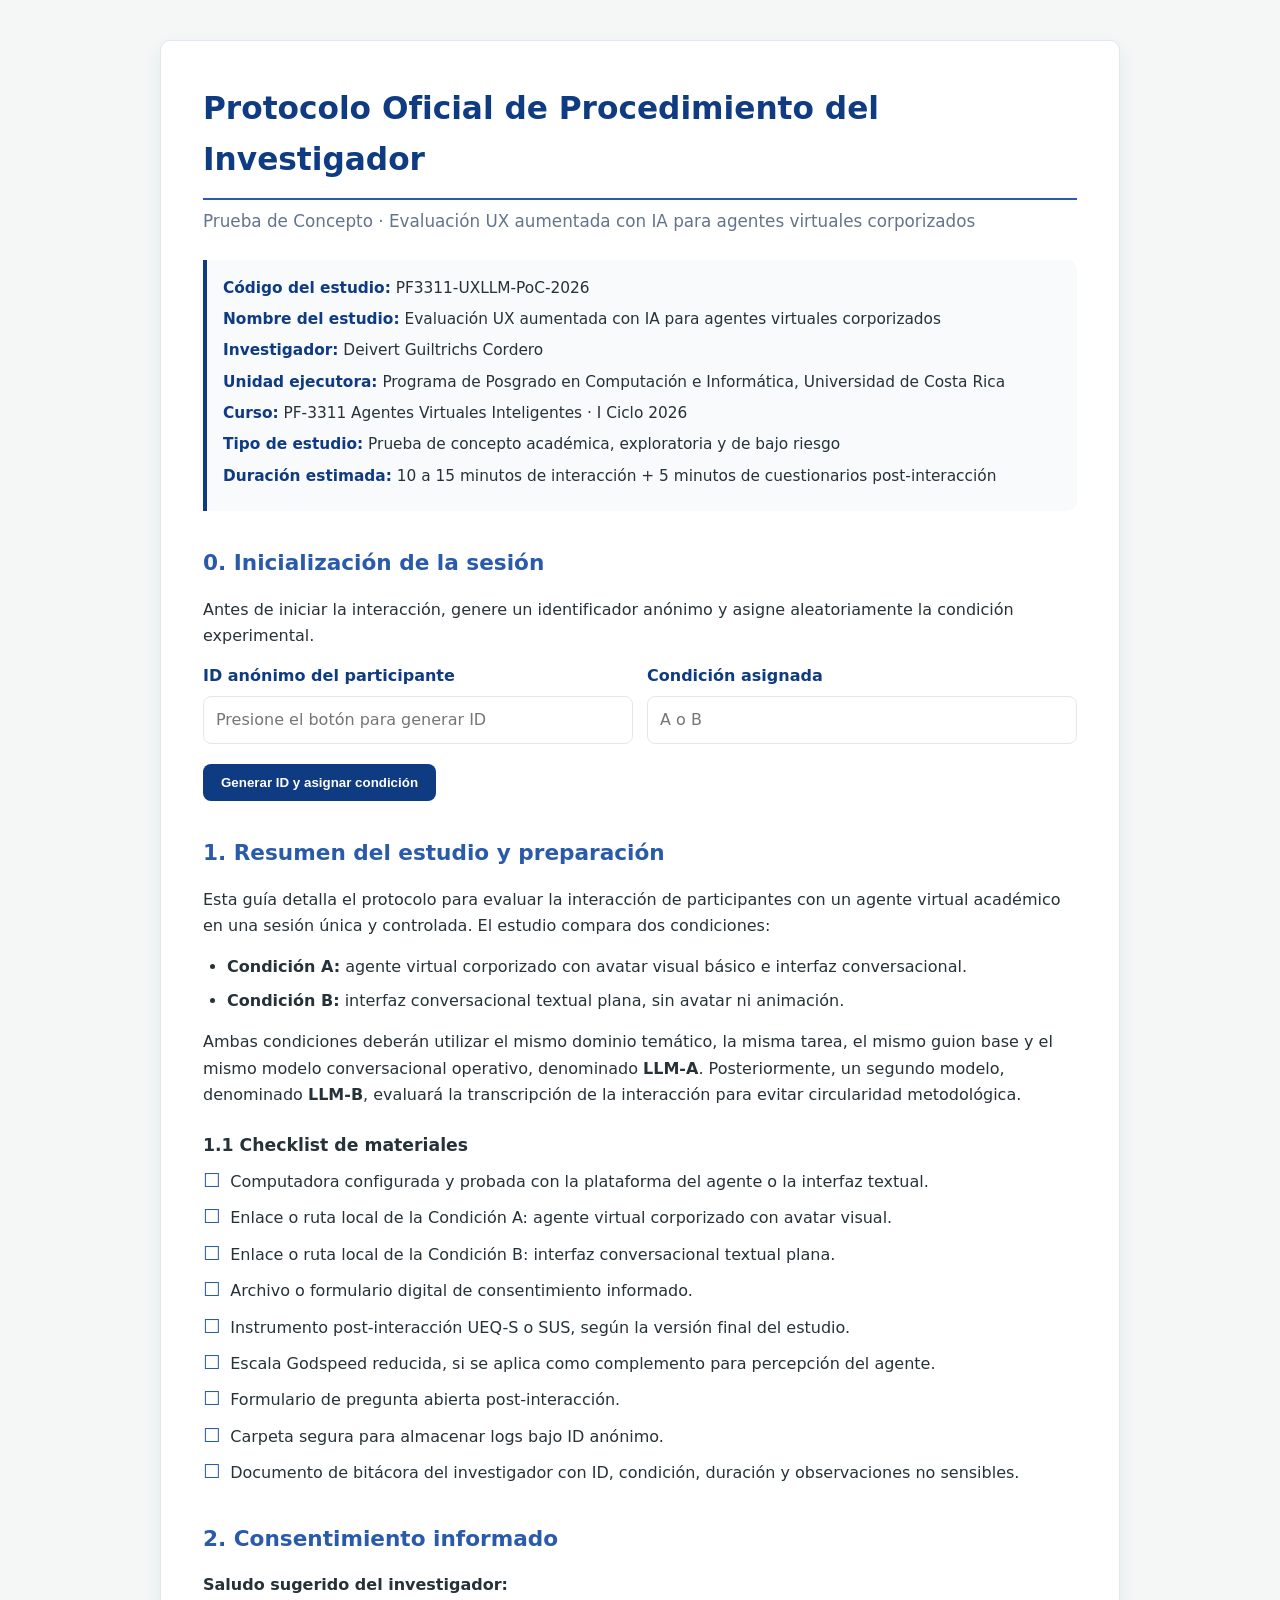
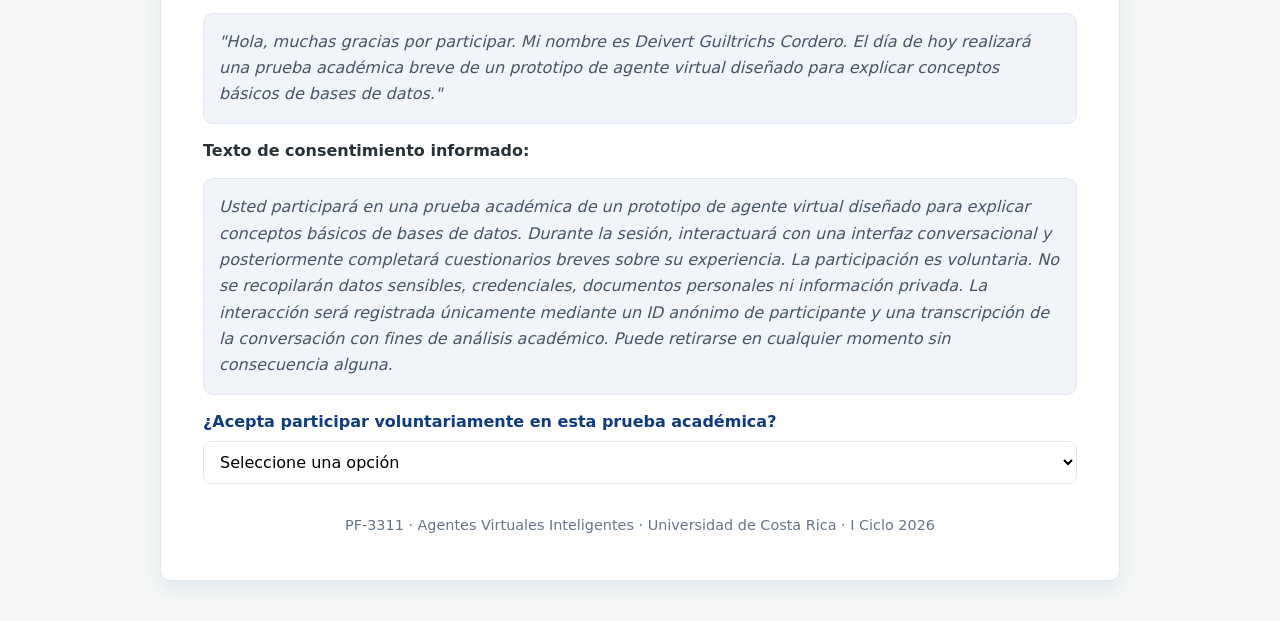
<file: docs/Guia_Procedimiento_PF3311_Deivert.html>
<!DOCTYPE html>
<html lang="es">
<head>
    <meta charset="UTF-8">
    <meta name="viewport" content="width=device-width, initial-scale=1.0">
    <title>Protocolo Oficial de Experimento — PF3311-UXLLM-PoC-2026</title>
    <style>
        :root {
            --primary: #0F3B82;
            --primary-light: #2A5BAA;
            --accent: #6D28D9;
            --ok: #047857;
            --warn: #B45309;
            --danger: #B91C1C;
            --bg-body: #F4F7F6;
            --bg-card: #FFFFFF;
            --text-main: #263238;
            --text-muted: #64748B;
            --border-color: #E2E8F0;
            --radius: 10px;
            --shadow: 0 8px 18px rgba(15, 59, 130, 0.08);
        }
        * { box-sizing: border-box; margin: 0; padding: 0; }
        body {
            font-family: 'Inter', 'Segoe UI', system-ui, sans-serif;
            background-color: var(--bg-body);
            color: var(--text-main);
            line-height: 1.65;
            padding: 40px 20px;
            display: flex;
            justify-content: center;
        }
        .container { max-width: 960px; width: 100%; }
        .card {
            background: var(--bg-card);
            border-radius: var(--radius);
            box-shadow: var(--shadow);
            padding: 42px;
            border: 1px solid var(--border-color);
        }
        h1 {
            color: var(--primary);
            font-size: 1.95rem;
            margin-bottom: 8px;
            border-bottom: 2px solid var(--primary-light);
            padding-bottom: 12px;
        }
        h2 {
            color: var(--primary-light);
            font-size: 1.35rem;
            margin-top: 34px;
            margin-bottom: 16px;
        }
        h3 {
            color: var(--text-main);
            font-size: 1.08rem;
            margin-top: 22px;
            margin-bottom: 10px;
        }
        p { margin-bottom: 14px; }
        ul, ol { margin-bottom: 15px; padding-left: 24px; }
        li { margin-bottom: 8px; }
        table {
            width: 100%;
            border-collapse: collapse;
            margin: 14px 0 20px 0;
            font-size: 0.92rem;
        }
        th, td {
            border: 1px solid var(--border-color);
            padding: 10px;
            vertical-align: top;
        }
        th {
            background: #EFF6FF;
            color: var(--primary);
            text-align: left;
        }
        .subtitle {
            font-size: 1.05rem;
            color: var(--text-muted);
            margin-bottom: 24px;
        }
        .metadata-box {
            background-color: #F8FAFC;
            border-left: 4px solid var(--primary);
            padding: 16px;
            margin-bottom: 24px;
            border-radius: 0 var(--radius) var(--radius) 0;
        }
        .metadata-box p { margin-bottom: 6px; font-size: 0.96rem; }
        .metadata-box strong { color: var(--primary); }
        .quote {
            background-color: #F1F5F9;
            font-style: italic;
            padding: 15px;
            border-radius: var(--radius);
            margin: 14px 0;
            color: #475569;
            border: 1px solid #E2E8F0;
        }
        .note {
            background: #FFFBEB;
            border-left: 4px solid var(--warn);
            padding: 14px;
            border-radius: 0 var(--radius) var(--radius) 0;
            margin: 12px 0 18px 0;
        }
        .success {
            background: #ECFDF5;
            border-left: 4px solid var(--ok);
            padding: 14px;
            border-radius: 0 var(--radius) var(--radius) 0;
            margin: 12px 0 18px 0;
        }
        .danger {
            background: #FEF2F2;
            border-left: 4px solid var(--danger);
            padding: 14px;
            border-radius: 0 var(--radius) var(--radius) 0;
            margin: 12px 0 18px 0;
        }
        .checkbox-list { list-style: none; padding-left: 0; }
        .checkbox-list li { display: flex; align-items: flex-start; margin-bottom: 10px; }
        .checkbox-list li::before {
            content: '☐';
            font-size: 1.2rem;
            margin-right: 10px;
            color: var(--primary-light);
            line-height: 1.2;
        }
        .field-row {
            display: grid;
            grid-template-columns: 1fr 1fr;
            gap: 14px;
            margin: 12px 0;
        }
        label { font-weight: 600; color: var(--primary); display: block; margin-bottom: 6px; }
        input, select, textarea {
            width: 100%;
            padding: 10px 12px;
            border: 1px solid var(--border-color);
            border-radius: 8px;
            font: inherit;
            background: #FFFFFF;
        }
        textarea { min-height: 92px; resize: vertical; }
        button {
            background: var(--primary);
            color: #FFFFFF;
            border: 0;
            padding: 11px 18px;
            border-radius: 8px;
            font-weight: 700;
            cursor: pointer;
            margin-top: 8px;
        }
        button.secondary { background: var(--accent); }
        button:hover { filter: brightness(1.05); }
        .hidden { display: none; }
        .pill {
            display: inline-block;
            background: #E0E7FF;
            color: #3730A3;
            padding: 4px 10px;
            border-radius: 999px;
            font-size: 0.86rem;
            font-weight: 700;
            margin-left: 6px;
        }
        code, pre {
            background: #0F172A;
            color: #E2E8F0;
            border-radius: 8px;
            padding: 2px 6px;
        }
        pre { padding: 14px; overflow-x: auto; margin: 12px 0 18px 0; }
        .footer {
            text-align: center;
            color: var(--text-muted);
            margin-top: 30px;
            font-size: 0.9rem;
        }
        @media (max-width: 720px) {
            .card { padding: 26px; }
            .field-row { grid-template-columns: 1fr; }
            body { padding: 24px 12px; }
        }
    </style>
</head>
<body>
<div class="container">
    <div class="card">
        <h1>Protocolo Oficial de Procedimiento del Investigador</h1>
        <p class="subtitle">Prueba de Concepto · Evaluación UX aumentada con IA para agentes virtuales corporizados</p>

        <div class="metadata-box">
            <p><strong>Código del estudio:</strong> PF3311-UXLLM-PoC-2026</p>
            <p><strong>Nombre del estudio:</strong> Evaluación UX aumentada con IA para agentes virtuales corporizados</p>
            <p><strong>Investigador:</strong> Deivert Guiltrichs Cordero</p>
            <p><strong>Unidad ejecutora:</strong> Programa de Posgrado en Computación e Informática, Universidad de Costa Rica</p>
            <p><strong>Curso:</strong> PF-3311 Agentes Virtuales Inteligentes · I Ciclo 2026</p>
            <p><strong>Tipo de estudio:</strong> Prueba de concepto académica, exploratoria y de bajo riesgo</p>
            <p><strong>Duración estimada:</strong> 10 a 15 minutos de interacción + 5 minutos de cuestionarios post-interacción</p>
        </div>

        <h2>0. Inicialización de la sesión</h2>
        <p>Antes de iniciar la interacción, genere un identificador anónimo y asigne aleatoriamente la condición experimental.</p>

        <div class="field-row">
            <div>
                <label for="participantId">ID anónimo del participante</label>
                <input id="participantId" readonly placeholder="Presione el botón para generar ID">
            </div>
            <div>
                <label for="condition">Condición asignada</label>
                <input id="condition" readonly placeholder="A o B">
            </div>
        </div>
        <button onclick="initializeSession()">Generar ID y asignar condición</button>
        <p id="conditionDescription" class="success hidden"></p>

        <h2>1. Resumen del estudio y preparación</h2>
        <p>Esta guía detalla el protocolo para evaluar la interacción de participantes con un agente virtual académico en una sesión única y controlada. El estudio compara dos condiciones:</p>
        <ul>
            <li><strong>Condición A:</strong> agente virtual corporizado con avatar visual básico e interfaz conversacional.</li>
            <li><strong>Condición B:</strong> interfaz conversacional textual plana, sin avatar ni animación.</li>
        </ul>
        <p>Ambas condiciones deberán utilizar el mismo dominio temático, la misma tarea, el mismo guion base y el mismo modelo conversacional operativo, denominado <strong>LLM-A</strong>. Posteriormente, un segundo modelo, denominado <strong>LLM-B</strong>, evaluará la transcripción de la interacción para evitar circularidad metodológica.</p>

        <h3>1.1 Checklist de materiales</h3>
        <ul class="checkbox-list">
            <li>Computadora configurada y probada con la plataforma del agente o la interfaz textual.</li>
            <li>Enlace o ruta local de la Condición A: agente virtual corporizado con avatar visual.</li>
            <li>Enlace o ruta local de la Condición B: interfaz conversacional textual plana.</li>
            <li>Archivo o formulario digital de consentimiento informado.</li>
            <li>Instrumento post-interacción UEQ-S o SUS, según la versión final del estudio.</li>
            <li>Escala Godspeed reducida, si se aplica como complemento para percepción del agente.</li>
            <li>Formulario de pregunta abierta post-interacción.</li>
            <li>Carpeta segura para almacenar logs bajo ID anónimo.</li>
            <li>Documento de bitácora del investigador con ID, condición, duración y observaciones no sensibles.</li>
        </ul>

        <h2>2. Consentimiento informado</h2>
        <p><strong>Saludo sugerido del investigador:</strong></p>
        <div class="quote">"Hola, muchas gracias por participar. Mi nombre es Deivert Guiltrichs Cordero. El día de hoy realizará una prueba académica breve de un prototipo de agente virtual diseñado para explicar conceptos básicos de bases de datos."</div>

        <p><strong>Texto de consentimiento informado:</strong></p>
        <div class="quote">
            Usted participará en una prueba académica de un prototipo de agente virtual diseñado para explicar conceptos básicos de bases de datos. Durante la sesión, interactuará con una interfaz conversacional y posteriormente completará cuestionarios breves sobre su experiencia. La participación es voluntaria. No se recopilarán datos sensibles, credenciales, documentos personales ni información privada. La interacción será registrada únicamente mediante un ID anónimo de participante y una transcripción de la conversación con fines de análisis académico. Puede retirarse en cualquier momento sin consecuencia alguna.
        </div>

        <label for="consent">¿Acepta participar voluntariamente en esta prueba académica?</label>
        <select id="consent" onchange="handleConsent()">
            <option value="">Seleccione una opción</option>
            <option value="yes">Sí, acepto participar</option>
            <option value="no">No acepto participar</option>
        </select>

        <p id="consentAccepted" class="success hidden">Consentimiento aceptado. Continúe con la asignación de condición y la fase de interacción.</p>
        <p id="consentRejected" class="danger hidden">El participante no aceptó participar. Cierre la sesión y no cargue ninguna condición experimental.</p>

        <div id="protocolContent" class="hidden">
            <h2>3. Asignación de condición</h2>
            <p>La condición deberá ser asignada aleatoriamente. El investigador no debe describir una condición como mejor, más avanzada, más humana o más completa que la otra. Use únicamente descripciones neutrales.</p>

            <table>
                <thead>
                    <tr>
                        <th>Grupo</th>
                        <th>Condición</th>
                        <th>Descripción operativa</th>
                    </tr>
                </thead>
                <tbody>
                    <tr>
                        <td><strong>A</strong></td>
                        <td>Agente virtual corporizado</td>
                        <td>Interfaz conversacional con avatar visual básico. El avatar representa al agente académico, pero no se deben inducir expectativas sobre mayor inteligencia, empatía o calidad.</td>
                    </tr>
                    <tr>
                        <td><strong>B</strong></td>
                        <td>Chat textual plano</td>
                        <td>Interfaz conversacional sin avatar, animaciones ni representación corporal. Mantiene el mismo dominio, tarea y modelo conversacional base.</td>
                    </tr>
                </tbody>
            </table>

            <h2>4. Instrucciones neutras para el participante</h2>
            <p><strong>Instrucción que debe leerse de forma textual:</strong></p>
            <div class="quote">
                "A continuación, interactuará con un sistema conversacional académico. Su tarea consiste en solicitar una explicación sencilla sobre diseño de bases de datos, pedir un ejemplo cotidiano y confirmar si comprendió la explicación. No hay respuestas correctas o incorrectas. Evalúe la experiencia según su percepción personal."
            </div>

            <h3>4.1 Tareas de interacción</h3>
            <ol>
                <li>Solicite al sistema una explicación sencilla sobre qué es el diseño de bases de datos.</li>
                <li>Pida un ejemplo cotidiano que le ayude a comprender el concepto.</li>
                <li>Pregunte qué diferencia hay entre una clave primaria y una clave foránea.</li>
                <li>Confirme si la explicación fue clara o solicite una aclaración.</li>
                <li>Finalice la interacción y complete los cuestionarios post-interacción.</li>
            </ol>

            <div class="note">
                <strong>Control contra sesgos de navegación o inducción:</strong> no indique al participante qué debería sentir o notar. No mencione embodiment, avatar, condición experimental, comparación humano-LLM ni hipótesis del estudio antes de completar los cuestionarios.
            </div>

            <h2>5. Fase de interacción</h2>
            <p>El investigador deberá cargar la condición asignada y retirarse de la vista directa del participante, o permanecer en silencio sin guiar la navegación, salvo que exista un problema técnico.</p>

            <p><strong>Guion de inicio:</strong></p>
            <div class="quote">
                "La sesión durará aproximadamente de 10 a 15 minutos. Puede escribir sus preguntas en la interfaz. Cuando termine las tareas indicadas, avíseme para continuar con los cuestionarios. Puede detener la participación en cualquier momento."
            </div>

            <h3>5.1 Registro operativo de la sesión</h3>
            <div class="field-row">
                <div>
                    <label for="sessionStart">Hora de inicio</label>
                    <input id="sessionStart" type="datetime-local">
                </div>
                <div>
                    <label for="sessionEnd">Hora de finalización</label>
                    <input id="sessionEnd" type="datetime-local">
                </div>
            </div>
            <div class="field-row">
                <div>
                    <label for="turns">Número aproximado de intervenciones del participante</label>
                    <input id="turns" type="number" min="0" placeholder="Ej. 8">
                </div>
                <div>
                    <label for="completed">¿Completó la tarea guiada?</label>
                    <select id="completed">
                        <option value="">Seleccione</option>
                        <option value="true">Sí</option>
                        <option value="false">No</option>
                    </select>
                </div>
            </div>

            <label for="technicalNotes">Notas técnicas no sensibles</label>
            <textarea id="technicalNotes" placeholder="Ej. fallo de red, demora en carga, confusión con botón, etc. No anotar datos personales."></textarea>

            <h2>6. Cuestionarios post-interacción</h2>
            <p>Al finalizar la interacción, solicite al participante completar los siguientes instrumentos:</p>
            <ol>
                <li><strong>UEQ-S</strong> o <strong>SUS</strong>, según la versión final del estudio.</li>
                <li><strong>Godspeed reducido</strong>, si se requiere medir percepción del agente: antropomorfismo, simpatía, inteligencia percibida y seguridad percibida.</li>
                <li><strong>Pregunta abierta final:</strong> “¿Qué aspecto de la interacción le pareció más positivo o más problemático?”</li>
            </ol>

            <p><strong>Guion post-interacción:</strong></p>
            <div class="quote">
                "Excelente, muchas gracias. Ahora le pediré que complete unos cuestionarios breves sobre su experiencia. Responda según su percepción personal; no hay respuestas correctas o incorrectas."
            </div>

            <h2>7. Evaluación complementaria con LLM-B</h2>
            <p>Después de la sesión, la transcripción o descripción controlada de la interacción será entregada a un segundo modelo de lenguaje, <strong>LLM-B</strong>, distinto del modelo utilizado para operar el agente. El LLM-B completará el mismo instrumento UX aplicado a los usuarios humanos.</p>
            <p>Esta separación metodológica busca reducir el riesgo de circularidad, evitando que el mismo modelo que genera la interacción evalúe sus propios patrones de respuesta.</p>

            <h2>8. Plan de anonimización y resguardo de datos</h2>
            <p>El estudio no debe solicitar nombre, cédula, correo, teléfono, institución, credenciales, documentos personales ni datos sensibles. Todos los registros se asociarán únicamente al ID anónimo generado al inicio de la sesión.</p>

            <h3>8.1 Campos permitidos en los logs</h3>
            <pre>{
  "participant_id": "P-2026-XXXXXXXX",
  "condition": "A o B",
  "session_start": "YYYY-MM-DDTHH:MM",
  "session_end": "YYYY-MM-DDTHH:MM",
  "session_duration_seconds": 0,
  "task_completed": true,
  "interaction_turns": 0,
  "transcript": [],
  "ueq_s_or_sus": {},
  "godspeed_reduced": {},
  "open_comment": "",
  "technical_notes": ""
}</pre>

            <h3>8.2 Estructura de resguardo recomendada</h3>
            <pre>/evaluation/data/raw_logs/
/evaluation/data/processed/
/evaluation/data/exports/</pre>

            <div class="note">
                <strong>Limitación metodológica:</strong> si el LLM-B evalúa solo una transcripción textual, no podrá valorar directamente tono de voz, prosodia, gestos, expresiones faciales, movimiento ocular, lip-sync ni tiempos reales de respuesta multimodal. Sus resultados se interpretarán como evaluación complementaria de la interacción documentada, no como sustituto de la experiencia humana.
            </div>

            <h2>9. Cierre de la sesión</h2>
            <p><strong>Despedida sugerida:</strong></p>
            <div class="quote">
                "Muchas gracias por su tiempo y participación. Su aporte será utilizado únicamente con fines académicos y de forma anónima. Que tenga un excelente día."
            </div>

            <h2>10. Exportación local del registro de sesión</h2>
            <p>Este botón genera un archivo JSON local con los datos operativos básicos de la sesión. No incluye respuestas completas de cuestionarios, salvo que sean incorporadas posteriormente por el investigador.</p>
            <button class="secondary" onclick="downloadSessionJson()">Descargar registro JSON de sesión</button>
        </div>

        <div class="footer">
            PF-3311 · Agentes Virtuales Inteligentes · Universidad de Costa Rica · I Ciclo 2026
        </div>
    </div>
</div>

<script>
function initializeSession() {
    const participantId = "P-2026-" + crypto.randomUUID().slice(0, 8).toUpperCase();
    const group = Math.random() < 0.5 ? "A" : "B";
    document.getElementById("participantId").value = participantId;
    document.getElementById("condition").value = group;

    const desc = group === "A"
        ? "Condición A asignada: agente virtual corporizado con avatar visual básico."
        : "Condición B asignada: interfaz conversacional textual plana sin avatar.";
    const descEl = document.getElementById("conditionDescription");
    descEl.textContent = desc;
    descEl.classList.remove("hidden");
}

function handleConsent() {
    const consent = document.getElementById("consent").value;
    const accepted = document.getElementById("consentAccepted");
    const rejected = document.getElementById("consentRejected");
    const content = document.getElementById("protocolContent");

    accepted.classList.add("hidden");
    rejected.classList.add("hidden");
    content.classList.add("hidden");

    if (consent === "yes") {
        accepted.classList.remove("hidden");
        content.classList.remove("hidden");
    } else if (consent === "no") {
        rejected.classList.remove("hidden");
    }
}

function secondsBetween(start, end) {
    if (!start || !end) return null;
    const s = new Date(start);
    const e = new Date(end);
    if (isNaN(s.getTime()) || isNaN(e.getTime())) return null;
    return Math.max(0, Math.round((e - s) / 1000));
}

function downloadSessionJson() {
    const participantId = document.getElementById("participantId").value || "NO_ID_GENERATED";
    const condition = document.getElementById("condition").value || "NO_CONDITION_ASSIGNED";
    const start = document.getElementById("sessionStart").value;
    const end = document.getElementById("sessionEnd").value;

    const data = {
        participant_id: participantId,
        condition: condition,
        consent: document.getElementById("consent").value === "yes",
        session_start: start,
        session_end: end,
        session_duration_seconds: secondsBetween(start, end),
        task_completed: document.getElementById("completed").value,
        interaction_turns: document.getElementById("turns").value,
        transcript: [],
        ueq_s_or_sus: {},
        godspeed_reduced: {},
        open_comment: "",
        technical_notes: document.getElementById("technicalNotes").value,
        data_policy: "No personal data, credentials, IDs, emails, documents, screenshots, or sensitive information should be stored."
    };

    const blob = new Blob([JSON.stringify(data, null, 2)], { type: "application/json" });
    const url = URL.createObjectURL(blob);
    const a = document.createElement("a");
    a.href = url;
    a.download = participantId + "_session_log.json";
    a.click();
    URL.revokeObjectURL(url);
}
</script>
</body>
</html>
</file>
